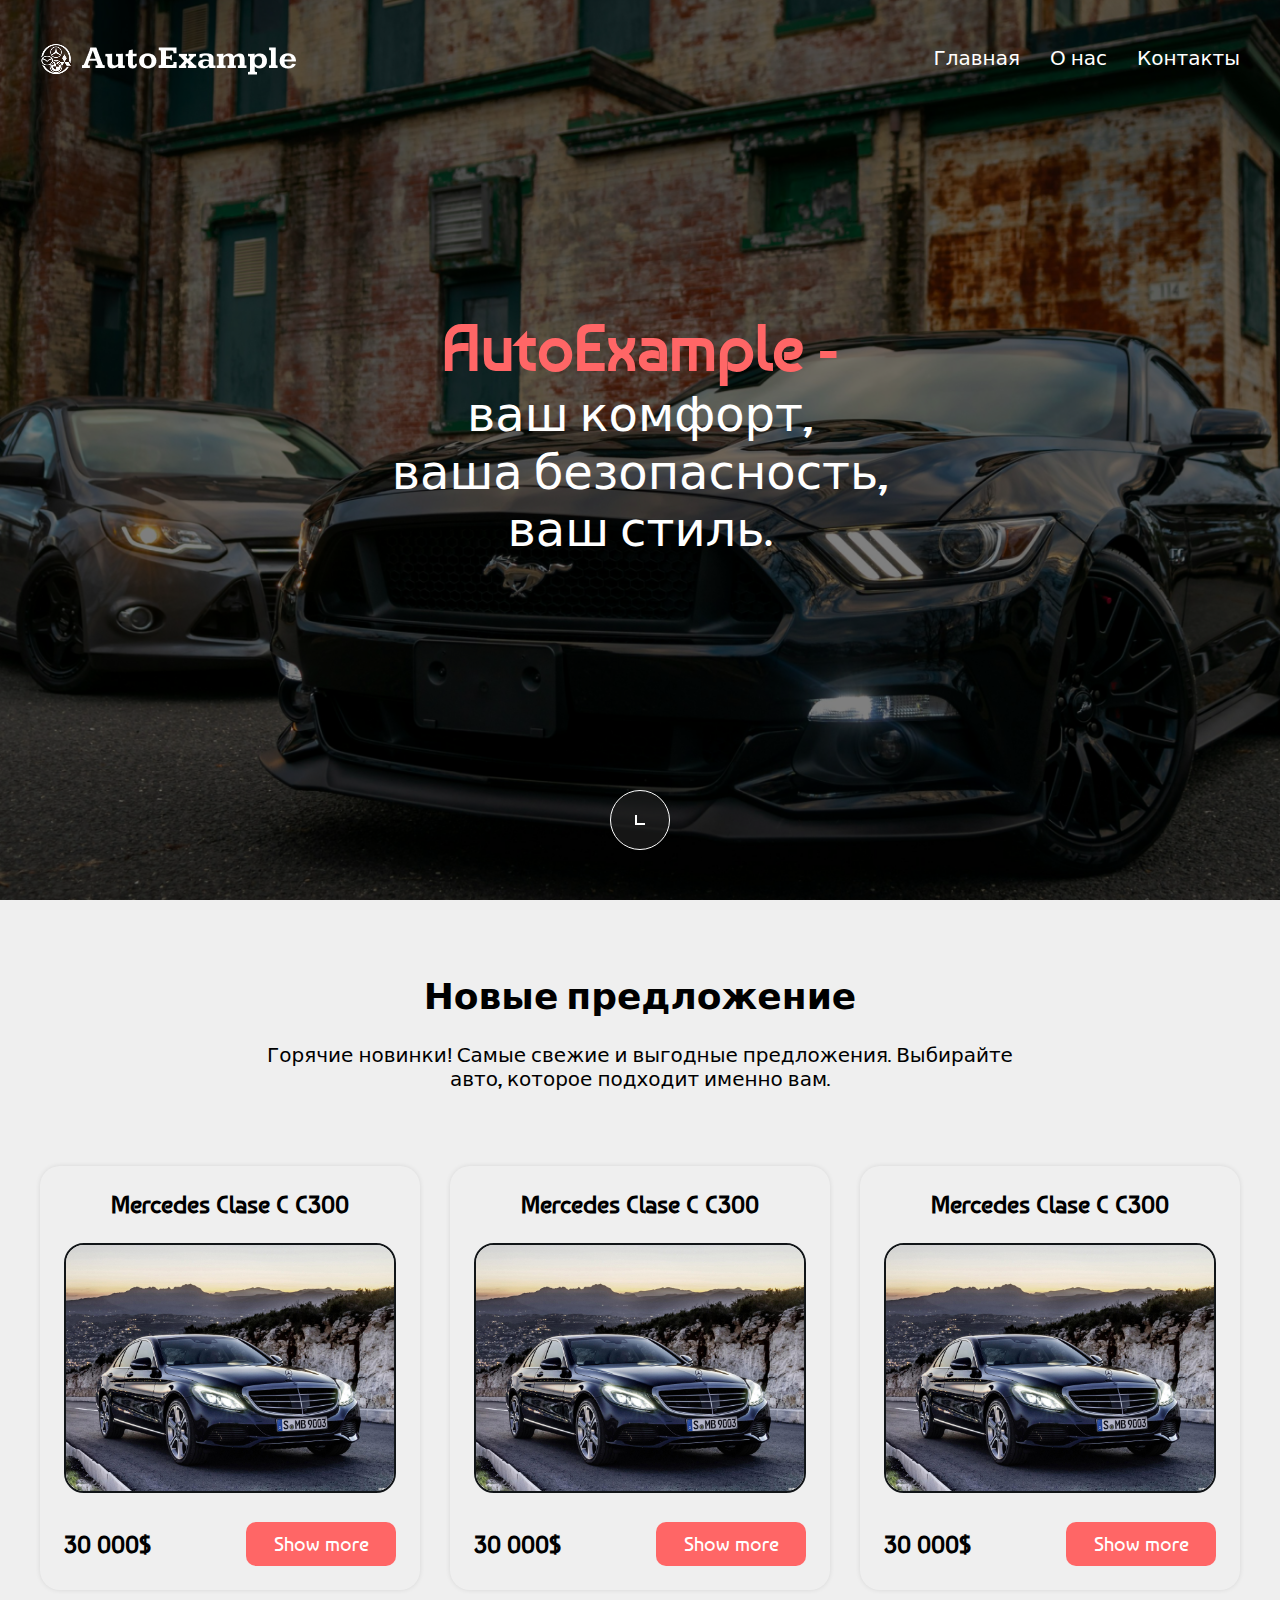
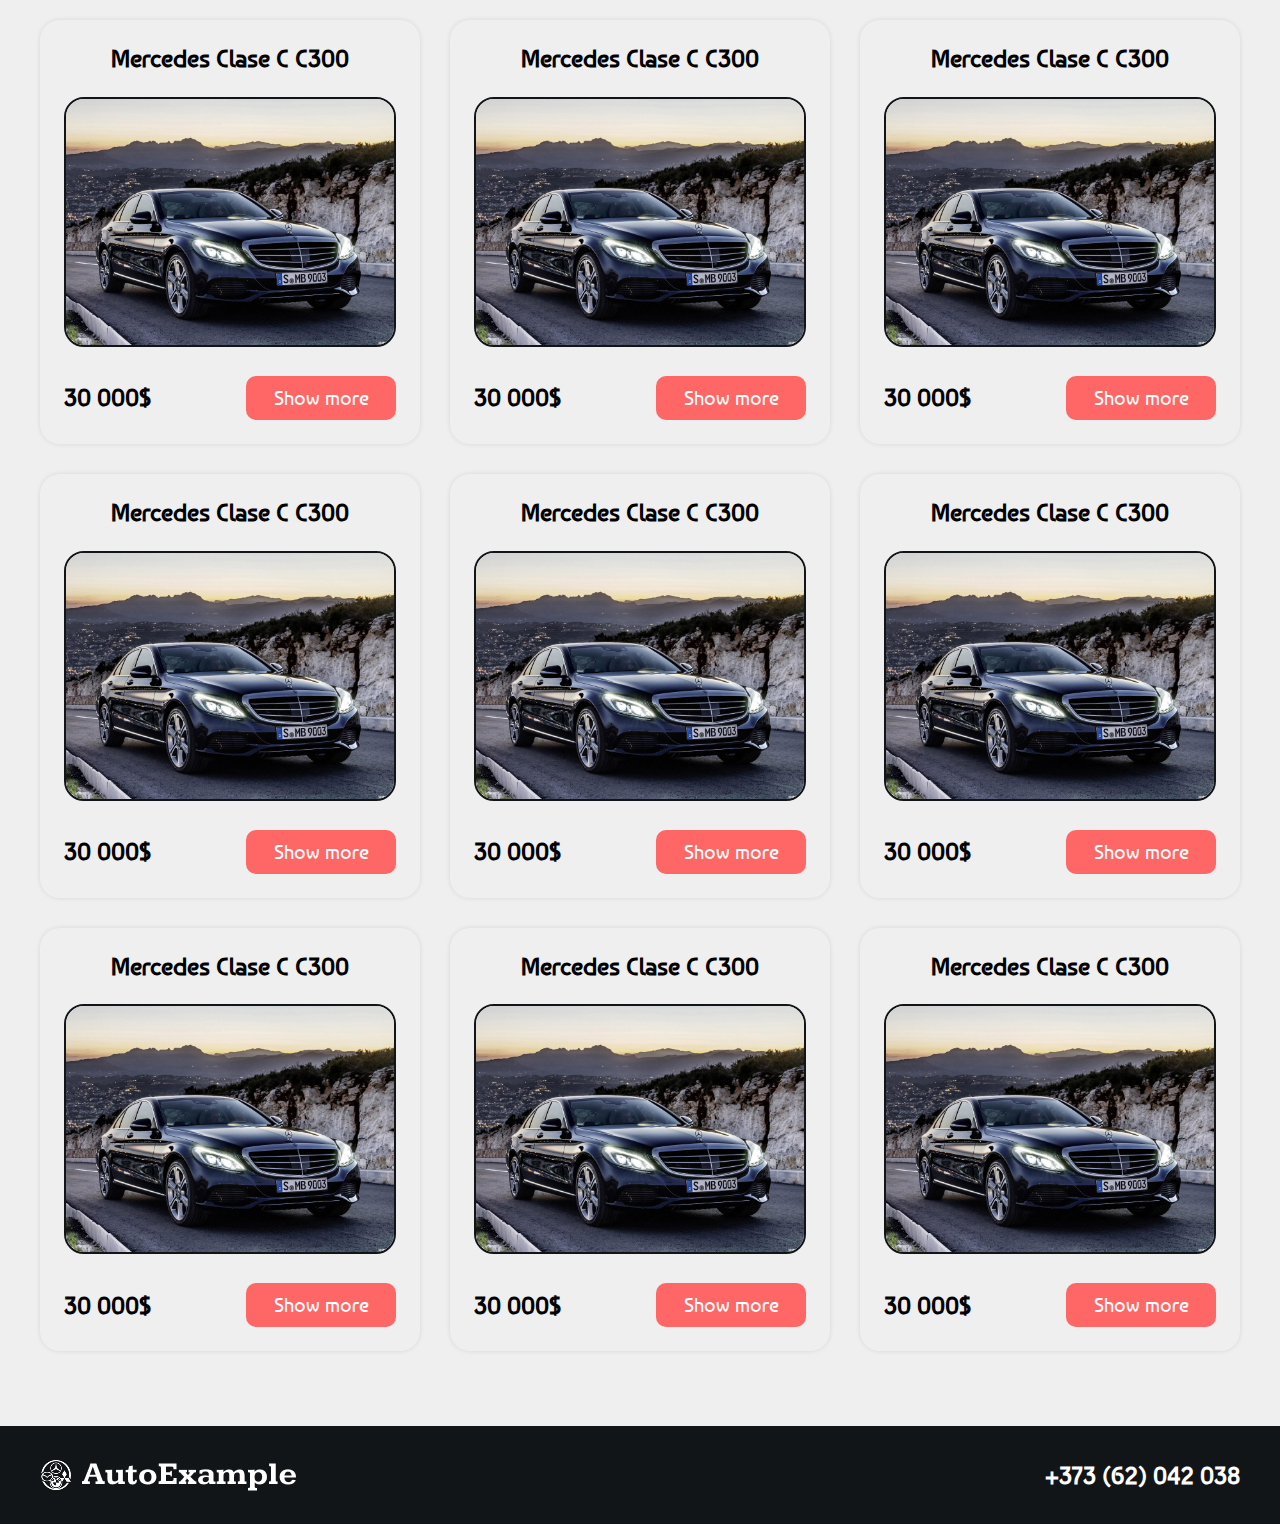
<file: index.html>
<!DOCTYPE html>
<html lang="en">
  <head>
    <meta charset="UTF-8" />
    <meta name="viewport" content="width=device-width, initial-scale=1.0" />
    <title>Cars</title>
    <link rel="icon" type="image/png" href="favicon.png" />
    <link rel="preconnect" href="https://fonts.googleapis.com" />
    <link rel="preconnect" href="https://fonts.gstatic.com" crossorigin />
    <link
      href="https://fonts.googleapis.com/css2?family=Baumans&display=swap"
      rel="stylesheet"
    />
    <link
      rel="stylesheet"
      href="https://cdn.jsdelivr.net/npm/swiper@11/swiper-bundle.min.css"
    />
    <link rel="stylesheet" href="css/reset.css" />
    <link rel="stylesheet" href="css/style.css" />
  </head>
  <body>
    <header class="header">
      <div class="container">
        <nav class="menu">
          <a class="logo" href="index.html">
            <img class="logo__img" src="images/logo.png" alt="logo" />
          </a>
          <ul class="menu__list">
            <li class="menu__item">
              <a class="menu__link" href="index.html">Главная</a>
            </li>
            <li class="menu__item">
              <a class="menu__link" href="about.html">О нас</a>
            </li>
            <li class="menu__item">
              <a class="menu__link" href="contacts.html">Контакты</a>
            </li>
          </ul>
          <a class="menu__btn" data="hamburger-menu">
            <b></b>
            <b></b>
            <b></b>
          </a>
        </nav>
      </div>
    </header>
    <main class="main">
      <section class="hero" style="background-image: url('images/hero-bg.png')">
        <div class="container">
          <div class="hero__inner">
            <h1 class="hero__title">
              <span>AutoExample -</span> <span>ваш комфорт,</span>
              <span>ваша безопасность,</span> <span>ваш стиль.</span>
            </h1>
            <a class="arrows__link" href="#offers">
              <div class="arrows__item"></div>
            </a>
          </div>
        </div>
      </section>
      <section class="offers section" id="offers">
        <div class="container">
          <h2 class="offers__title">Новые предложение</h2>
          <p class="offers__text">
            Горячие новинки! Самые свежие и выгодные предложения. Выбирайте
            авто, которое подходит именно вам.
          </p>
          <ul class="offers__list">
            <li class="offers__item">
              <article class="car-card">
                <h3 class="car-card__title">
                  <a class="car-card__linkage" href="product.html">
                    Mercedes Clase C C300
                  </a>
                </h3>
                <a class="car-card__link" href="product.html"
                  ><img
                    class="car-card__img"
                    src="images/car.jpg"
                    alt="BMW 530"
                /></a>
                <div class="car-card__box">
                  <span class="car-card__price">30 000$</span>
                  <a class="car-card__more" href="product.html">Show more</a>
                </div>
              </article>
            </li>
            <li class="offers__item">
              <article class="car-card">
                <h3 class="car-card__title">
                  <a class="car-card__linkage" href="product.html">
                    Mercedes Clase C C300
                  </a>
                </h3>
                <a class="car-card__link" href="product.html"
                  ><img
                    class="car-card__img"
                    src="images/car.jpg"
                    alt="BMW 530"
                /></a>
                <div class="car-card__box">
                  <span class="car-card__price">30 000$</span>
                  <a class="car-card__more" href="product.html">Show more</a>
                </div>
              </article>
            </li>
            <li class="offers__item">
              <article class="car-card">
                <h3 class="car-card__title">
                  <a class="car-card__linkage" href="product.html">
                    Mercedes Clase C C300
                  </a>
                </h3>
                <a class="car-card__link" href="product.html"
                  ><img
                    class="car-card__img"
                    src="images/car.jpg"
                    alt="BMW 530"
                /></a>
                <div class="car-card__box">
                  <span class="car-card__price">30 000$</span>
                  <a class="car-card__more" href="product.html">Show more</a>
                </div>
              </article>
            </li>
            <li class="offers__item">
              <article class="car-card">
                <h3 class="car-card__title">
                  <a class="car-card__linkage" href="product.html">
                    Mercedes Clase C C300
                  </a>
                </h3>
                <a class="car-card__link" href="product.html"
                  ><img
                    class="car-card__img"
                    src="images/car.jpg"
                    alt="BMW 530"
                /></a>
                <div class="car-card__box">
                  <span class="car-card__price">30 000$</span>
                  <a class="car-card__more" href="product.html">Show more</a>
                </div>
              </article>
            </li>
            <li class="offers__item">
              <article class="car-card">
                <h3 class="car-card__title">
                  <a class="car-card__linkage" href="product.html">
                    Mercedes Clase C C300
                  </a>
                </h3>
                <a class="car-card__link" href="product.html"
                  ><img
                    class="car-card__img"
                    src="images/car.jpg"
                    alt="BMW 530"
                /></a>
                <div class="car-card__box">
                  <span class="car-card__price">30 000$</span>
                  <a class="car-card__more" href="product.html">Show more</a>
                </div>
              </article>
            </li>
            <li class="offers__item">
              <article class="car-card">
                <h3 class="car-card__title">
                  <a class="car-card__linkage" href="product.html">
                    Mercedes Clase C C300
                  </a>
                </h3>
                <a class="car-card__link" href="product.html"
                  ><img
                    class="car-card__img"
                    src="images/car.jpg"
                    alt="BMW 530"
                /></a>
                <div class="car-card__box">
                  <span class="car-card__price">30 000$</span>
                  <a class="car-card__more" href="product.html">Show more</a>
                </div>
              </article>
            </li>
            <li class="offers__item">
              <article class="car-card">
                <h3 class="car-card__title">
                  <a class="car-card__linkage" href="product.html">
                    Mercedes Clase C C300
                  </a>
                </h3>
                <a class="car-card__link" href="product.html"
                  ><img
                    class="car-card__img"
                    src="images/car.jpg"
                    alt="BMW 530"
                /></a>
                <div class="car-card__box">
                  <span class="car-card__price">30 000$</span>
                  <a class="car-card__more" href="product.html">Show more</a>
                </div>
              </article>
            </li>
            <li class="offers__item">
              <article class="car-card">
                <h3 class="car-card__title">
                  <a class="car-card__linkage" href="product.html">
                    Mercedes Clase C C300
                  </a>
                </h3>
                <a class="car-card__link" href="product.html"
                  ><img
                    class="car-card__img"
                    src="images/car.jpg"
                    alt="BMW 530"
                /></a>
                <div class="car-card__box">
                  <span class="car-card__price">30 000$</span>
                  <a class="car-card__more" href="product.html">Show more</a>
                </div>
              </article>
            </li>
            <li class="offers__item">
              <article class="car-card">
                <h3 class="car-card__title">
                  <a class="car-card__linkage" href="product.html">
                    Mercedes Clase C C300
                  </a>
                </h3>
                <a class="car-card__link" href="product.html"
                  ><img
                    class="car-card__img"
                    src="images/car.jpg"
                    alt="BMW 530"
                /></a>
                <div class="car-card__box">
                  <span class="car-card__price">30 000$</span>
                  <a class="car-card__more" href="product.html">Show more</a>
                </div>
              </article>
            </li>
            <li class="offers__item">
              <article class="car-card">
                <h3 class="car-card__title">
                  <a class="car-card__linkage" href="product.html">
                    Mercedes Clase C C300
                  </a>
                </h3>
                <a class="car-card__link" href="product.html"
                  ><img
                    class="car-card__img"
                    src="images/car.jpg"
                    alt="BMW 530"
                /></a>
                <div class="car-card__box">
                  <span class="car-card__price">30 000$</span>
                  <a class="car-card__more" href="product.html">Show more</a>
                </div>
              </article>
            </li>
            <li class="offers__item">
              <article class="car-card">
                <h3 class="car-card__title">
                  <a class="car-card__linkage" href="product.html">
                    Mercedes Clase C C300
                  </a>
                </h3>
                <a class="car-card__link" href="product.html"
                  ><img
                    class="car-card__img"
                    src="images/car.jpg"
                    alt="BMW 530"
                /></a>
                <div class="car-card__box">
                  <span class="car-card__price">30 000$</span>
                  <a class="car-card__more" href="product.html">Show more</a>
                </div>
              </article>
            </li>
            <li class="offers__item">
              <article class="car-card">
                <h3 class="car-card__title">
                  <a class="car-card__linkage" href="product.html">
                    Mercedes Clase C C300
                  </a>
                </h3>
                <a class="car-card__link" href="product.html"
                  ><img
                    class="car-card__img"
                    src="images/car.jpg"
                    alt="BMW 530"
                /></a>
                <div class="car-card__box">
                  <span class="car-card__price">30 000$</span>
                  <a class="car-card__more" href="product.html">Show more</a>
                </div>
              </article>
            </li>
          </ul>
        </div>
      </section>
    </main>
    <footer class="footer">
      <div class="container">
        <nav class="footer__nav">
          <a class="logo" href="index.html">
            <img class="logo__img" src="images/logo.png" alt="logo" />
          </a>
          <a class="footer__phone" href="tel:+37362042038">+373 (62) 042 038</a>
        </nav>
      </div>
    </footer>
    <script src="https://cdn.jsdelivr.net/npm/swiper@11/swiper-bundle.min.js"></script>
    <script src="js/main.js"></script>
  </body>
</html>
</file>
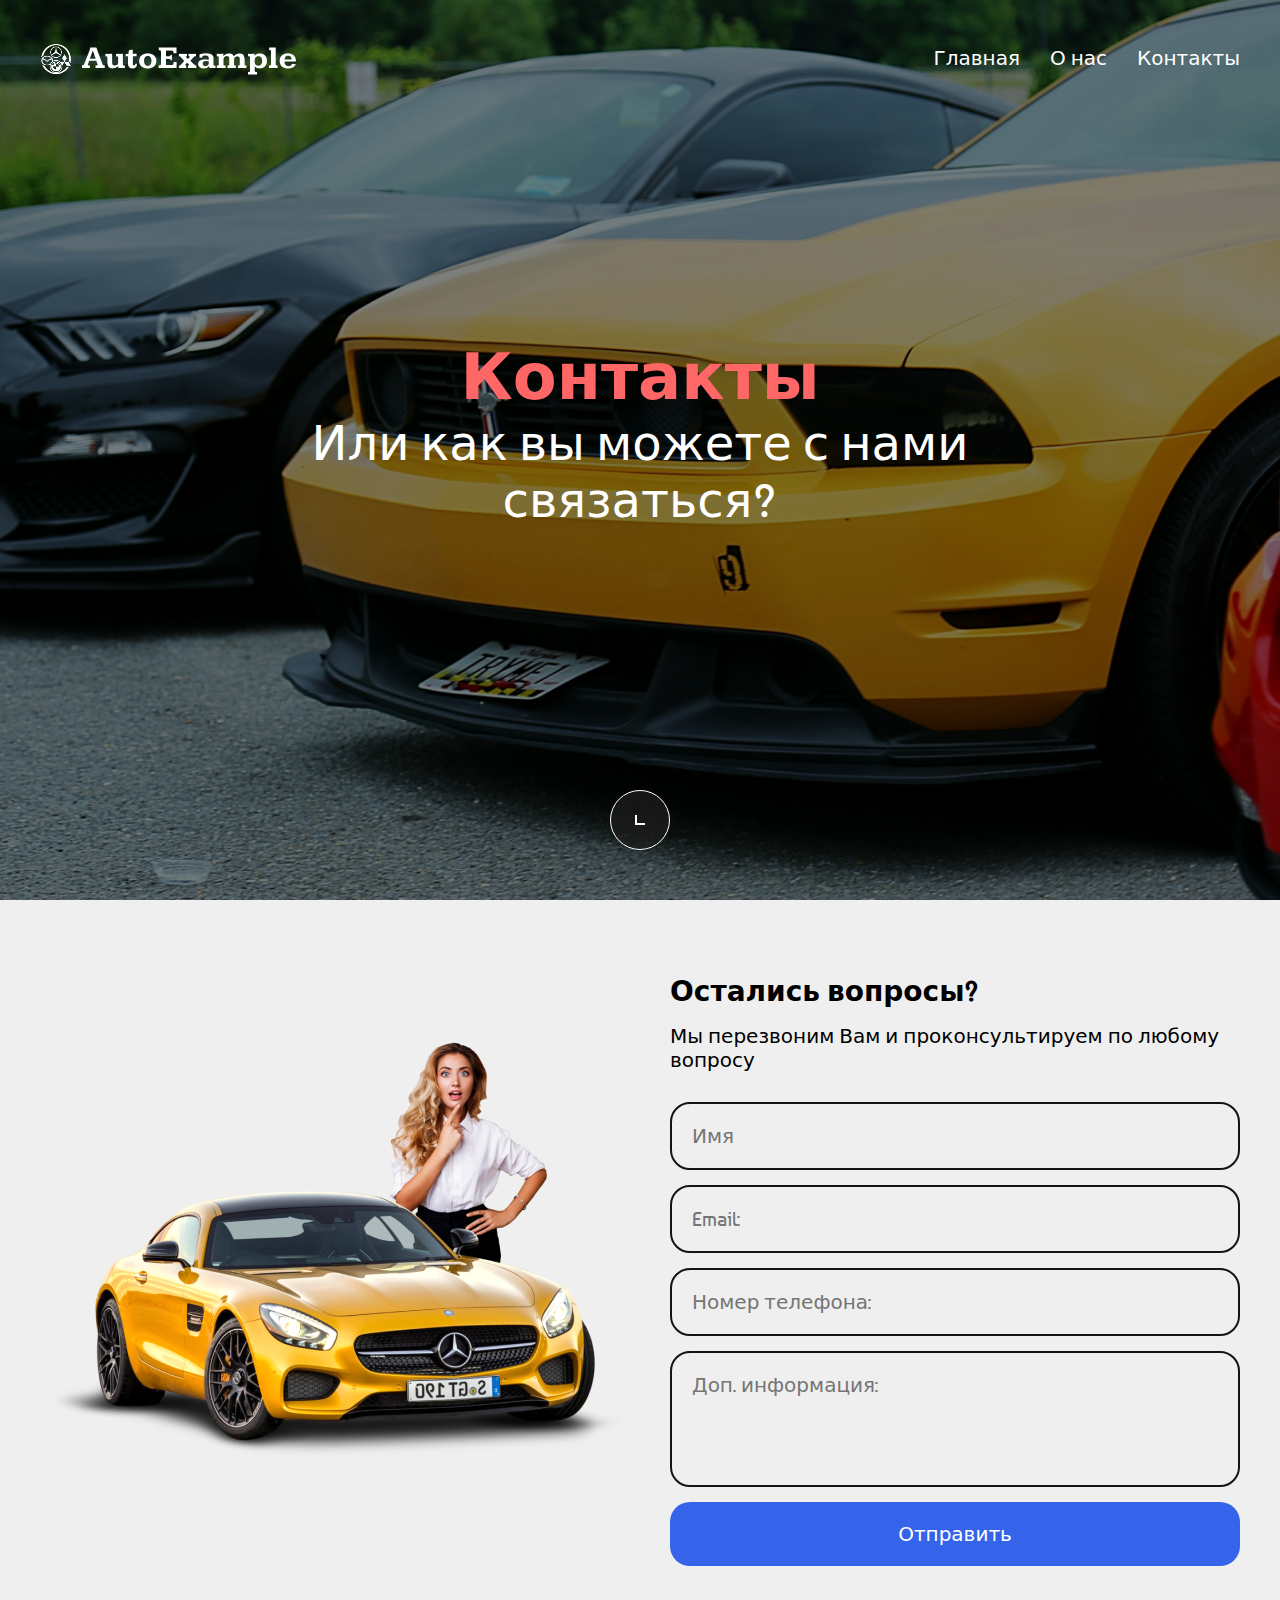
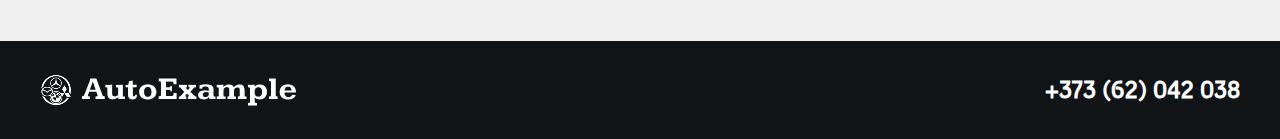
<file: contacts.html>
<!DOCTYPE html>
<html lang="en">
  <head>
    <meta charset="UTF-8" />
    <meta name="viewport" content="width=device-width, initial-scale=1.0" />
    <title>Cars</title>
    <link rel="icon" type="image/png" href="favicon.png" />
    <link rel="preconnect" href="https://fonts.googleapis.com" />
    <link rel="preconnect" href="https://fonts.gstatic.com" crossorigin />
    <link
      href="https://fonts.googleapis.com/css2?family=Baumans&display=swap"
      rel="stylesheet"
    />
    <link
      rel="stylesheet"
      href="https://cdn.jsdelivr.net/npm/swiper@11/swiper-bundle.min.css"
    />
    <link rel="stylesheet" href="css/reset.css" />
    <link rel="stylesheet" href="css/style.css" />
  </head>
  <body>
    <header class="header">
      <div class="container">
        <nav class="menu">
          <a class="logo" href="index.html">
            <img class="logo__img" src="images/logo.png" alt="logo" />
          </a>
          <ul class="menu__list">
            <li class="menu__item">
              <a class="menu__link" href="index.html">Главная</a>
            </li>
            <li class="menu__item">
              <a class="menu__link" href="about.html">О нас</a>
            </li>
            <li class="menu__item">
              <a class="menu__link" href="contacts.html">Контакты</a>
            </li>
          </ul>
          <a class="menu__btn" data="hamburger-menu">
            <b></b>
            <b></b>
            <b></b>
          </a>
        </nav>
      </div>
    </header>
    <main class="main">
      <section
        class="hero"
        style="background-image: url('images/contacts-bg.png')"
      >
        <div class="container">
          <div class="hero__inner">
            <h1 class="hero__title">
              <span>Контакты</span>
              <span class="hero__title-text"
                >Или как вы можете с нами связаться?</span
              >
            </h1>
            <a class="arrows__link" href="#contacts">
              <div class="arrows__item"></div>
            </a>
          </div>
        </div>
      </section>
      <section class="contacts" id="contacts">
        <div class="container">
          <div class="contacts__inner">
            <img class="contacts__img" src="images/form-img.png" alt="" />
            <form class="contacts__form">
              <strong class="contacts__form-title"> Остались вопросы? </strong>
              <p class="contacts__text">
                Мы перезвоним Вам и проконсультируем по любому вопросу
              </p>
              <input class="contacts__input" type="text" placeholder="Имя" />
              <input
                class="contacts__input"
                type="email"
                placeholder="Email:"
              />
              <input
                class="contacts__input"
                type="tel"
                placeholder="Номер телефона:"
              />
              <textarea
                class="contacts__textarea"
                placeholder="Доп. информация:"
              ></textarea>
              <button class="contacts__btn" type="submit">Отправить</button>
            </form>
          </div>
        </div>
      </section>
    </main>
    <footer class="footer">
      <div class="container">
        <nav class="footer__nav">
          <a class="logo" href="index.html">
            <img class="logo__img" src="images/logo.png" alt="logo" />
          </a>
          <a class="footer__phone" href="tel:+37362042038">+373 (62) 042 038</a>
        </nav>
      </div>
    </footer>
    <script src="https://cdn.jsdelivr.net/npm/swiper@11/swiper-bundle.min.js"></script>
    <script src="js/main.js"></script>
  </body>
</html>
</file>
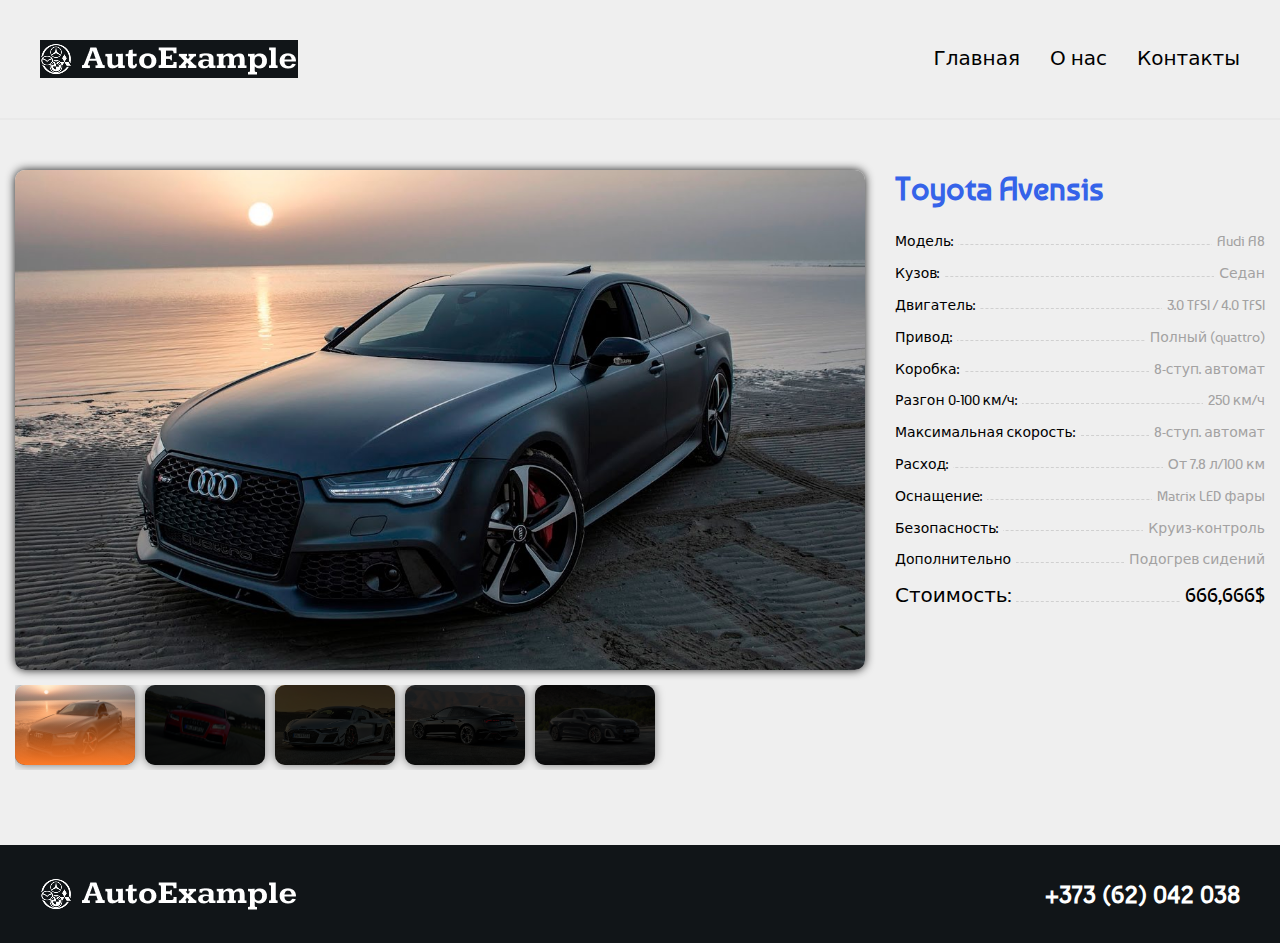
<file: product.html>
<!DOCTYPE html>
<html lang="en">
  <head>
    <meta charset="UTF-8" />
    <meta name="viewport" content="width=device-width, initial-scale=1.0" />
    <title>Cars</title>
    <link rel="icon" type="image/png" href="favicon.png" />
    <link rel="preconnect" href="https://fonts.googleapis.com" />
    <link rel="preconnect" href="https://fonts.gstatic.com" crossorigin />
    <link
      href="https://fonts.googleapis.com/css2?family=Baumans&display=swap"
      rel="stylesheet"
    />
    <link
      rel="stylesheet"
      href="https://cdn.jsdelivr.net/npm/swiper@11/swiper-bundle.min.css"
    />
    <link rel="stylesheet" href="css/reset.css" />
    <link rel="stylesheet" href="css/style.css" />
  </head>
  <body>
    <header class="header header-default header-base">
      <div class="container">
        <nav class="menu">
          <a class="logo" href="index.html">
            <img class="logo__img" src="images/logo.png" alt="logo" />
          </a>
          <ul class="menu__list">
            <li class="menu__item">
              <a class="menu__link" href="index.html">Главная</a>
            </li>
            <li class="menu__item">
              <a class="menu__link" href="about.html">О нас</a>
            </li>
            <li class="menu__item">
              <a class="menu__link" href="contacts.html">Контакты</a>
            </li>
          </ul>
          <a class="menu__btn" data="hamburger-menu">
            <b></b>
            <b></b>
            <b></b>
          </a>
        </nav>
      </div>
    </header>
    <main class="main">
      <section class="product">
        <div class="container-fluid">
          <div class="product__inner">
            <div class="product__preview">
              <ul class="tabs__container product__container">
                <li
                  id="product-tab-1"
                  class="product__comp tabs-content tabs-content--active"
                >
                  <img src="images/cars/audi.jpg" alt="" />
                </li>
                <li id="product-tab-2" class="product__comp tabs-content">
                  <img src="images/cars/audi-2.jpg" alt="" />
                </li>
                <li id="product-tab-3" class="product__comp tabs-content">
                  <img src="images/cars/audi-3.webp" alt="" />
                </li>
                <li id="product-tab-4" class="product__comp tabs-content">
                  <img src="images/cars/audi-4.avif" alt="" />
                </li>
                <li id="product-tab-5" class="product__comp tabs-content">
                  <img src="images/cars/audi-5.webp" alt="" />
                </li>
              </ul>
              <ul class="product__tabs tabs">
                <li class="product__tab-item">
                  <a class="product__tab tab tab--active" href="#product-tab-1"
                    ><img src="images/cars/audi.jpg" alt=""
                  /></a>
                </li>
                <li class="product__tab-item">
                  <a class="product__tab tab" href="#product-tab-2">
                    <img src="images/cars/audi-2.jpg" alt="" />
                  </a>
                </li>
                <li class="product__tab-item">
                  <a class="product__tab tab" href="#product-tab-3">
                    <img src="images/cars/audi-3.webp" alt="" />
                  </a>
                </li>
                <li class="product__tab-item">
                  <a class="product__tab tab" href="#product-tab-4">
                    <img src="images/cars/audi-4.avif" alt="" />
                  </a>
                </li>
                <li class="product__tab-item">
                  <a class="product__tab tab" href="#product-tab-5">
                    <img src="images/cars/audi-5.webp" alt="" />
                  </a>
                </li>
              </ul>
            </div>
            <div class="product__box">
              <h1 class="product__title">Toyota Avensis</h1>
              <dl class="product__list">
                <div class="product__item">
                  <dt>Модель:</dt>
                  <dd>Audi A8</dd>
                </div>
                <div class="product__item">
                  <dt>Кузов:</dt>
                  <dd>Седан</dd>
                </div>
                <div class="product__item">
                  <dt>Двигатель:</dt>
                  <dd>3.0 TFSI / 4.0 TFSI</dd>
                </div>
                <div class="product__item">
                  <dt>Привод:</dt>
                  <dd>Полный (quattro)</dd>
                </div>
                <div class="product__item">
                  <dt>Коробка:</dt>
                  <dd>8-ступ. автомат</dd>
                </div>
                <div class="product__item">
                  <dt>Разгон 0-100 км/ч:</dt>
                  <dd>250 км/ч</dd>
                </div>
                <div class="product__item">
                  <dt>Максимальная скорость:</dt>
                  <dd>8-ступ. автомат</dd>
                </div>
                <div class="product__item">
                  <dt>Расход:</dt>
                  <dd>От 7.8 л/100 км</dd>
                </div>
                <div class="product__item">
                  <dt>Оснащение:</dt>
                  <dd>Matrix LED фары</dd>
                </div>
                <div class="product__item">
                  <dt>Безопасность:</dt>
                  <dd>Круиз-контроль</dd>
                </div>
                <div class="product__item">
                  <dt>Дополнительно</dt>
                  <dd>Подогрев сидений</dd>
                </div>
              </dl>
              <p class="product__price">
                <span>Стоимость:</span><span>666,666$</span>
              </p>
            </div>
          </div>
        </div>
      </section>
    </main>
    <footer class="footer">
      <div class="container">
        <nav class="footer__nav">
          <a class="logo" href="index.html">
            <img class="logo__img" src="images/logo.png" alt="logo" />
          </a>
          <a class="footer__phone" href="tel:+37362042038">+373 (62) 042 038</a>
        </nav>
      </div>
    </footer>
    <script src="https://cdn.jsdelivr.net/npm/swiper@11/swiper-bundle.min.js"></script>
    <script src="js/main.js"></script>
  </body>
</html>
</file>
<file: css/style.css>
:root {
  --vh: 100vh;
}

html {
  scroll-behavior: smooth;
}

html,
body {
  height: 100%;
}

body {
  font-family: "Baumans", system-ui;
  font-size: 20px;
  font-weight: 400;
  line-height: 1.2;
  background-color: #efefef;
  display: flex;
  flex-direction: column;
}

.main {
  flex-grow: 1;
}

.container {
  max-width: 1230px;
  padding: 0 15px;
  margin: 0 auto;
}

.container-fluid {
  max-width: 1430px;
  padding: 0 15px;
  margin: 0 auto;
}

.section {
  padding: 75px 0;
}

.header {
  padding: 40px 0;
  position: absolute;
  top: 0;
  left: 0;
  right: 0;
  color: #fff;
  z-index: 55;
}

.header-base.header {
  border-bottom: 2px solid rgb(233, 233, 233);
}

.header.header-default {
  position: relative;
  color: #000;
}

.header.header-default .menu__btn b {
  background-color: #111518;
  transition: background-color 0.5s ease;
}

.header.header-default .logo {
  background-color: #111518;
}

.header.header-default .menu__btn.active b {
  background-color: #fff;
}

.logo {
  z-index: 55;
}

.menu {
  display: flex;
  justify-content: space-between;
  align-items: center;
  gap: 30px;
}

.menu__list {
  display: flex;
  gap: 30px;
}

.menu__link {
  padding-bottom: 2px;
  position: relative;
}

.menu__link::before {
  content: "";
  position: absolute;
  display: block;
  left: 50%;
  transform: translateX(-50%);
  bottom: 0;
  width: 0;
  height: 1px;
  background-color: #fff;
  transition: width 0.5s ease;
}

@media (hover: hover) {
  .menu__link:hover::before {
    width: 100%;
  }

  .header.header-default .menu__link:hover::before {
    background-color: #111518;
  }
}

.menu__btn {
  width: 44px;
  height: 33px;
  display: none;
  position: relative;
  z-index: 6;
}

.menu__btn b {
  position: absolute;
  left: 0;
  width: 44px;
  height: 3px;
  background-color: white;
}

.menu__btn b:nth-child(1) {
  top: 0;
}

.menu__btn b:nth-child(2) {
  top: 50%;
}

.menu__btn b:nth-child(3) {
  top: 100%;
}

.hero {
  background-repeat: no-repeat;
  background-size: cover;
  background-position: center;
  position: relative;
}

.hero::before {
  content: "";
  position: absolute;
  display: block;
  inset: 0;
  background-color: rgba(0, 0, 0, 0.5);
}

.hero__inner {
  height: 100vh;
  padding-top: 118px;
  padding-bottom: 150px;
  display: flex;
  justify-content: center;
  align-items: center;
  position: relative;
}

.hero__title {
  font-size: 64px;
  color: #fff;
  display: flex;
  align-items: center;
  flex-direction: column;
  justify-content: center;
  text-align: center;
}

.hero__title span:first-child {
  color: #ff6666;
}

.hero__title span:not(:first-child) {
  font-size: 48px;
  font-weight: 500;
}

.hero__title-text {
  font-size: 48px;
  max-width: 800px;
  display: block;
}

.arrows__link {
  border: 1px solid #fff;
  border-radius: 50%;
  background-color: rgba(30, 30, 30, 0.7);
  width: 60px;
  height: 60px;
  margin: 0 auto;
  position: absolute;
  left: 0;
  right: 0;
  bottom: 50px;
  display: flex;
  justify-content: center;
  align-items: center;
  flex-direction: column;
}

.arrows__item {
  width: 10px;
  height: 10px;
  position: relative;
  margin: 0 auto;
}

.arrows__item::after,
.arrows__item::before {
  content: "";
  position: absolute;
  border-bottom: 2px solid #fff;
  border-left: 2px solid #fff;
  width: 100%;
  height: 100%;
  animation: arrow 3s linear infinite;
}

.arrows__item::after {
  animation: arrow 3s linear infinite -1.5s;
}

@keyframes arrow {
  0% {
    opacity: 0;
    transform: translate(0, -10px) rotate(-45deg);
  }
  10%,
  90% {
    opacity: 0;
  }
  50% {
    opacity: 1;
    transform: translate(0, 0) rotate(-45deg);
  }
  100% {
    opacity: 0;
    transform: translate(0, 10px) rotate(-45deg);
  }
}

.offers__title {
  font-size: 36px;
  text-align: center;
  margin-bottom: 25px;
}

.offers__text {
  text-align: center;
  max-width: 800px;
  margin: 0 auto 75px;
}

.offers__list {
  display: grid;
  grid-template-columns: repeat(3, 1fr);
  gap: 30px;
}

.car-card {
  padding: 24px;
  border-radius: 20px;
  box-shadow: 0 0 5px rgba(0, 0, 0, 0.1);
}

.car-card__title {
  font-size: 24px;
  padding-bottom: 24px;
  text-align: center;
}

.car-card__link {
  border: 2px solid #111518;
  width: 100%;
  overflow: hidden;
  border-radius: 20px;
}

.car-card__img {
  width: 100%;
}

.car-card__box {
  padding-top: 24px;
  display: flex;
  justify-content: space-between;
  align-items: center;
}

.car-card__price {
  font-weight: 700;
  font-size: 24px;
}

.car-card__more {
  background-color: #ff6666;
  padding: 10px 15px;
  color: #fff;
  border-radius: 10px;
  max-width: 150px;
  width: 100%;
  text-align: center;
}

.footer {
  background-color: #111518;
}

.footer__nav {
  display: flex;
  justify-content: space-between;
  gap: 15px 30px;
  align-items: center;
  color: #fff;
  padding: 30px 0;
  flex-wrap: wrap;
}

.footer__phone {
  font-size: 24px;
  font-weight: 700;
}

.about__top,
.contacts__top {
  height: 550px;
  background-color: #111518;
}

.about__header-inner {
  position: absolute;
  left: 0;
  top: 0;
  right: 0;
  height: 100%;
  max-width: 500px;
  display: flex;
  flex-direction: column;
  justify-content: center;
  gap: 15px;
  align-items: center;
  width: 100%;
  padding: 15px;
}

.about__subtitle,
.contacts__subtitle {
  font-size: 24px;
  max-width: 300px;
  padding-left: 68px;
  font-weight: 500;
}

.contacts__subtitle {
  padding: 0;
}

.contacts__title,
.about__title {
  font-size: 64px;
}

.product__preview {
  max-width: 1000px;
  width: 100%;
}

.product__container {
  max-width: 1000px;
  margin: 0 auto 15px;
  border-radius: 10px;
  overflow: hidden;
  box-shadow: 0 0 10px rgba(0, 0, 0, 0.9);
}

.product__container img {
  height: 500px;
  width: 100%;
  object-fit: cover;
}

.tabs-content {
  display: none;
}

.tabs-content.tabs-content--active {
  display: block;
  animation: opacity 0.5s linear;
}

@keyframes opacity {
  from {
    opacity: 0;
  }
  to {
    opacity: 1;
  }
}

.product__tabs {
  display: flex;
  gap: 10px;
  overflow-x: auto;
}

.product__tab {
  width: 120px;
  height: 80px;
  border-radius: 10px;
  overflow: hidden;
  box-shadow: 0 0 10px rgba(0, 0, 0, 0.5);
  position: relative;
}

.product__tab::before {
  content: "";
  position: absolute;
  display: block;
  inset: 0;
  background: rgba(0, 0, 0, 0.8);
  transition: background 0.5s ease;
}

@media (hover: hover) {
  .product__tab:hover::before {
    background: linear-gradient(180deg, #c8a06c00, #fc7926);
  }
}

.product__tab.tab--active::before {
  background: linear-gradient(180deg, #c8a06c00, #fc7926);
}

.product__tab img {
  width: 100%;
  height: 100%;
  object-fit: cover;
}

.product__title {
  text-align: left;
  font-size: 32px;
  color: #3563e9;
  margin-bottom: 25px;
}

.product__inner {
  display: flex;
  align-items: start;
  justify-content: space-between;
  gap: 30px;
}

.product__swiper {
  height: 500px;
  border-radius: 20px;
  max-width: 1000px;
  width: 100%;
}

.swiper.product__swiper {
  margin: 0;
  box-shadow: 0 0 10px rgba(0, 0, 0, 0.5);
}

.swiper-pagination-vertical.swiper-pagination-bullets,
.swiper-vertical > .swiper-pagination-bullets {
  left: 10px;
  right: auto;
}

.product__img {
  object-fit: cover;
  width: 100%;
  height: 100%;
}

.product__box {
  max-width: 370px;
  width: 100%;
}

.product__text:not(:last-child) {
  margin-bottom: 15px;
}

.product__list {
  margin-bottom: 15px;
  font-size: 14px;
}

.product__item {
  display: flex;
  justify-content: space-between;
  position: relative;
}

.product__item:not(:last-child) {
  margin-bottom: 15px;
}

.product__item::after,
.product__price::after {
  content: "";
  position: absolute;
  display: block;
  width: 100%;
  height: 1px;
  left: 0;
  right: 0;
  bottom: 5px;
  z-index: 1;
  border-bottom: 1px dashed rgb(51 51 51 / 16%);
}

.product__item dd {
  text-align: right;
  color: #a3a2a2;
  padding-left: 5px;
  background-color: #efefef;
  position: relative;
  z-index: 2;
}

.product__item dt {
  background-color: #efefef;
  position: relative;
  z-index: 2;
  padding-right: 5px;
}

.product__price {
  display: flex;
  justify-content: space-between;
  gap: 15px;
  font-size: 20px;
  position: relative;
}

.product__price span {
  padding-left: 5px;
  background-color: #efefef;
  position: relative;
  z-index: 2;
}

.product__price span:first-child {
  padding-left: 0;
  padding-right: 5px;
}

.product__descr {
  margin-bottom: 15px;
  font-weight: 700;
  font-size: 28px;
}

.product__next {
  font-size: 28px;
  font-weight: 500;
}

.product__next a {
  color: #3563e9;
}

.about,
.contacts,
.product {
  padding: 75px 0;
}

.product {
  padding-top: 50px;
}

.about__descr {
  line-height: 2;
  margin-bottom: 30px;
}

.about__image {
  margin-bottom: 30px;
}

.about__text {
  max-width: 650px;
  line-height: 2;
  margin-bottom: 0;
}

.contacts__slider {
  max-width: 1000px;
}

.about__box,
.contacts__box {
  max-width: 1000px;
  margin: 0 auto;
}

.about__img,
.contacts__img {
  margin: 0 auto 30px;
  border-radius: 20px;
  width: 100%;
  object-fit: cover;
}

.about__list {
  display: grid;
  grid-template-columns: repeat(1, 1fr);
  gap: 30px;
}

.about__item {
  display: flex;
  gap: 30px;
  align-items: center;
}

.about__img {
  max-width: 700px;
  margin-bottom: 0;
  box-shadow: 0 0 10px rgba(0, 0, 0, 0.5);
}

.about__image {
  box-shadow: 0 0 10px rgba(0, 0, 0, 0.5);
  border-radius: 20px;
}

.contacts__header,
.about__header {
  height: 500px;
  border-radius: 20px;
  background-repeat: no-repeat;
  background-size: cover;
  background-position: center;
  margin-bottom: 75px;
  display: flex;
  align-items: center;
  color: #fff;
  position: relative;
  overflow: hidden;
  box-shadow: 0 0 10px rgba(0, 0, 0, 0.5);
}

.contacts__header::before,
.about__header::before {
  content: "";
  position: absolute;
  inset: 0;
  background-color: rgba(0, 0, 0, 0.5);
}

.contacts__content {
  display: flex;
  gap: 30px;
  justify-content: space-between;
}

.contacts__info {
  padding-top: 45px;
  order: 1;
  max-width: 500px;
}

.contacts__text {
  margin-bottom: 30px;
}

.contacts__item:not(:last-child) {
  margin-bottom: 15px;
}

.contacts__link {
  padding-left: 50px;
  font-weight: 700;
  color: #3563e9;
  text-decoration: underline;
  font-size: 24px;
  position: relative;
}

.contacts__link.contacts__link--phone::before {
  background-image: url("../images/phone-icon.png");
}

.contacts__link.contacts__link--email::before {
  background-image: url("../images/email.png");
}

.contacts__link::before {
  content: "";
  position: absolute;
  display: block;
  left: 0;
  top: 0;
  width: 30px;
  height: 30px;
  background-repeat: no-repeat;
  background-size: cover;
  background-position: center;
}

.contacts__inner {
  display: flex;
  align-items: center;
  justify-content: space-between;
  gap: 30px;
}

.contacts__form {
  max-width: 600px;
  width: 100%;
}

.contacts__form-title {
  font-size: 28px;
  font-weight: 700;
  display: block;
  margin-bottom: 15px;
}

.contacts__input,
.contacts__textarea {
  padding: 20px;
  border-radius: 20px;
  width: 100%;
  display: block;
  border: 2px solid #111518;
  margin-bottom: 15px;
}

.contacts__textarea {
  height: 136px;
}

.contacts__btn {
  background-color: #3563e9;
  padding: 20px;
  font-weight: 500;
  border-radius: 20px;
  width: 100%;
  text-align: center;
  color: #fff;
}

@media (max-width: 1430px) {
  .contacts__header,
  .about__header {
    margin: 0 -15px 50px;
    border-radius: 0;
  }
}

@media (max-width: 1200px) {
  .car-card__bottom-item:nth-child(3),
  .car-card__bottom-item:last-child {
    display: none;
  }

  .hero__title {
    max-width: 900px;
  }

  .about__img {
    max-width: 600px;
  }

  .product__inner {
    flex-wrap: wrap;
  }

  .product__box,
  .product__swiper {
    max-width: 100%;
  }
}

@media (max-width: 992px) {
  .offers__list {
    grid-template-columns: repeat(2, 1fr);
    gap: 15px;
  }

  .offers {
    padding: 50px 0;
  }

  .offers__text {
    margin-bottom: 50px;
  }

  .offers__title {
    font-size: 32px;
    margin-bottom: 15px;
  }

  .hero__title {
    font-size: 48px;
    margin-bottom: 25px;
  }

  .hero__title span:not(:first-child) {
    font-size: 42px;
  }

  .hero__title span.hero__title-text {
    text-align: center;
    font-size: 36px;
  }

  .hero__text {
    font-size: 24px;
  }

  .about__list {
    grid-template-columns: repeat(1, 1fr);
    gap: 25px;
  }

  .about__item {
    flex-wrap: wrap;
  }

  .about__item:nth-child(odd) p {
    margin-bottom: 0;
  }

  .about__item:nth-child(even) img {
    order: 1;
  }

  .about__item:nth-child(even) p {
    margin-bottom: 0;
  }

  .about__img {
    max-width: 100%;
  }

  .contacts__info {
    max-width: 400px;
  }

  .contacts__header,
  .about__header {
    margin-bottom: 50px;
  }

  .about,
  .contacts,
  .product {
    padding-bottom: 50px;
  }

  .product__inner {
    flex-wrap: wrap;
    gap: 15px;
    margin-bottom: 15px;
  }

  .product__title {
    font-size: 32px;
  }

  .product__box {
    max-width: 100%;
  }

  .swiper.product__swiper {
    width: calc(100% + 30px);
    max-width: calc(100% + 30px);
    margin: 0 -15px;
    border-radius: 0;
  }

  .hero__subtitle {
    order: -1;
    text-align: left;
    word-wrap: break-word;
  }

  .hero__title {
    text-align: right;
    word-wrap: break-word;
  }

  .about__header-inner {
    max-width: 100%;
  }

  .about__subtitle,
  .contacts__subtitle {
    padding-left: 0;
    text-align: center;
  }

  .product__inner {
    box-shadow: none;
    padding: 0;
    margin-bottom: 25px;
  }

  .product__descr,
  .product__next {
    font-size: 24px;
  }

  .about__item:first-child p {
    order: -1;
  }

  .about__descr,
  .about__text {
    line-height: 1.3;
    max-width: 100%;
  }

  .about,
  .contacts {
    padding: 50px 0;
  }

  .contacts__inner {
    flex-wrap: wrap;
  }

  .contacts__form {
    max-width: 100%;
  }

  .contacts__img {
    order: 1;
  }
}

@media (max-width: 860px) {
  .contacts__content {
    flex-wrap: wrap;
  }

  .contacts__form,
  .contacts__info {
    max-width: 100%;
  }

  .contacts__info {
    padding-top: 0;
    order: -1;
  }

  .contacts__header,
  .about__header,
  .product__swiper {
    height: 400px;
    margin-bottom: 25px;
  }
}

@media (max-width: 768px) {
  .offers__title {
    font-size: 28px;
  }

  .hero__title {
    font-size: 42px;
    margin-bottom: 25px;
  }

  .hero__title span:not(:first-child) {
    font-size: 32px;
  }
  .hero__title span:first-child {
    font-size: 42px;
  }

  .hero__text {
    font-size: 20px;
  }

  .about__title,
  .contacts__title {
    font-size: 56px;
  }

  .about__list {
    grid-template-columns: repeat(1, 1fr);
  }
}

@media (max-width: 680px) {
  .header {
    padding: 30px 0;
  }

  .menu__list {
    position: fixed;
    width: 0;
    height: 0;
    transform: translate(0, -50%);
    top: 50%;
    right: 0;
    transition: paddint-top 0.5s ease, opacity 1s ease, font-size 0.5s ease,
      width 0.5s ease, height 0.5s ease;
    flex-direction: column;
    background-color: rgba(0, 0, 0, 0.9);
    align-items: center;
    justify-content: center;
    font-size: 0;
    width: 100%;
    opacity: 0;
    color: #fff;
    z-index: 5;
    padding-top: 0;
  }

  .menu__list--active {
    width: 100%;
    opacity: 1;
    height: 100%;
    font-size: 28px;
    padding-top: 78px;
  }

  .menu__btn {
    display: block;
  }

  .offers__list {
    grid-template-columns: repeat(1, 1fr);
  }

  .footer__nav {
    justify-content: center;
  }

  .footer__phone {
    font-size: 20px;
  }

  .contacts__link {
    font-size: 22px;
  }

  .contacts__form-title {
    font-size: 24px;
  }

  .contacts__header,
  .about__header,
  .product__swiper {
    height: 350px;
  }

  .about__title,
  .contacts__title {
    font-size: 48px;
  }
}

@media (max-width: 560px) {
  .hero {
    background-position: 55% center;
  }
  .hero__title {
    font-size: 32px;
  }

  .hero__subtitle {
    font-size: 42px;
  }

  .hero__link {
    font-size: 20px;
  }

  .contacts__header,
  .about__header,
  .product__swiper {
    height: 300px;
  }

  .about__title,
  .contacts__title {
    font-size: 36px;
  }
}

@media (max-height: 480px) {
  .hero__title {
    text-align: center;
    display: block;
  }
}

@media (max-width: 480px) {
  .contacts__header,
  .about__header,
  .product__swiper {
    height: 250px;
  }
}

@media (max-width: 430px) {
  .contacts__header,
  .about__header,
  .product__swiper {
    height: 200px;
  }

  .about__title,
  .contacts__title,
  .product__title {
    font-size: 32px;
  }
}

@media (max-width: 370px) {
  .contacts__header,
  .about__header,
  .product__swiper {
    height: 150px;
  }
}
</file>
